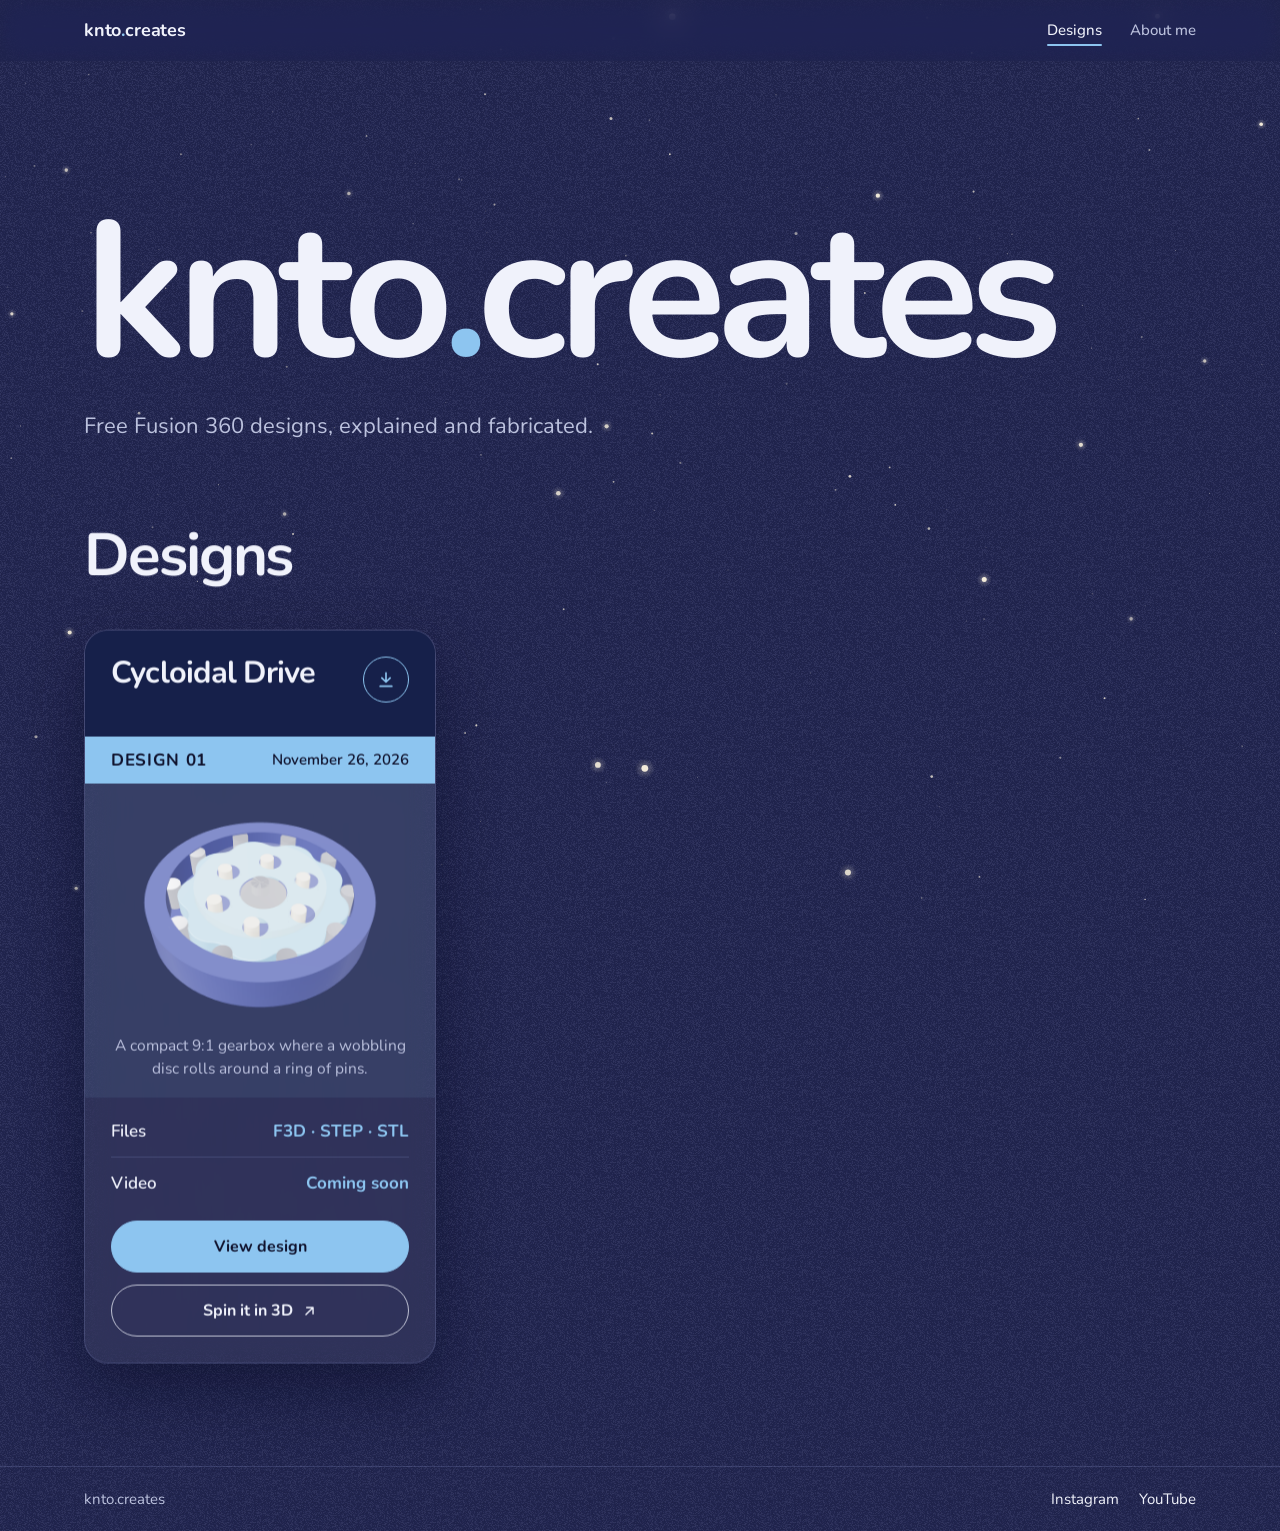
<file: index.html>
<!doctype html>
<html lang="en">
<head>
  <meta charset="utf-8" />
  <meta name="viewport" content="width=device-width, initial-scale=1" />
  <script>document.documentElement.classList.add("js")</script>
  <link rel="preconnect" href="https://fonts.googleapis.com" />
  <link rel="preconnect" href="https://fonts.gstatic.com" crossorigin />
  <link href="https://fonts.googleapis.com/css2?family=Nunito:wght@400;500;600;700&display=swap" rel="stylesheet" />
  <link rel="stylesheet" href="css/style.css?v=__V__" />
  <script type="importmap">
    { "imports": {
      "three": "./vendor/three/three.module.js",
      "three/addons/": "./vendor/three/addons/"
    } }
  </script>
  <title>knto.creates</title>
  <meta name="description" content="Free Fusion 360 designs, explained and fabricated with 3D printing and laser cutting." />
</head>
<body>
  <header class="nav">
    <div class="wrap">
      <a class="logo" href="index.html">knto<span class="dot">.</span>creates</a>
      <nav class="nav-links" aria-label="Main">
        <a href="index.html#designs" aria-current="page">Designs</a>
        <a href="about.html">About me</a>
      </nav>
    </div>
  </header>
  <main>
    <section class="hero wrap">
      <h1 class="big" data-fade><span class="line-mask"><span>knto<span class="dot">.</span>creates</span></span></h1>
      <div data-fade><p class="lede" data-enter style="--i:2">Free Fusion 360 designs, explained and fabricated.</p></div>
    </section>

    <section class="section wrap" id="designs">
      <h2 data-reveal data-float="0.05">Designs</h2>
      <div class="cards" id="cards"></div>
    </section>
  </main>
  <footer>
    <div class="wrap">
      <span>knto.creates</span>
      <span class="links"><a href="#" data-social="instagram">Instagram</a><a href="#" data-social="youtube">YouTube</a></span>
    </div>
  </footer>
  <script type="module" src="js/site.js?v=__V__"></script>
  <script type="module">
    import { DESIGNS } from "./js/designs.js?v=__V__";
    import { renderThumb } from "./js/viewer.js?v=__V__";
    import { reveal } from "./js/site.js?v=__V__";
    const list = document.getElementById("cards");
    const icon = {
      dl: '<svg viewBox="0 0 24 24" fill="none" stroke="currentColor" stroke-width="2" stroke-linecap="round" stroke-linejoin="round"><path d="M12 4v11M7 10l5 5 5-5M5 20h14"/></svg>',
      out: '<svg viewBox="0 0 24 24" fill="none" stroke="currentColor" stroke-width="2" stroke-linecap="round" stroke-linejoin="round"><path d="M7 17 17 7M8 7h9v9"/></svg>',
    };
    const fmt = (s) => s ? new Date(s + "T00:00:00").toLocaleDateString("en-US", { month: "long", day: "numeric", year: "numeric" }) : "";
    if (!DESIGNS.length) list.outerHTML = '<p class="lede">Designs coming soon.</p>';
    DESIGNS.forEach((d, n) => {
      const url = "design.html?id=" + encodeURIComponent(d.id);
      const files = (d.downloads || []).map((f) => f.label.replace(/ \(.*\)/, "").replace("Fusion 360", "F3D")).join(" · ") || "Coming soon";
      const firstFile = (d.downloads || []).find((f) => f.url);
      const video = [d.instagram && "Reel", d.youtube && "Short"].filter(Boolean).join(" · ") || "Coming soon";
      const card = document.createElement("article");
      card.className = "card"; card.dataset.reveal = ""; card.dataset.float = "0.04"; card.style.setProperty("--i", n % 4);
      card.innerHTML = `
        <header class="card-top">
          <h3><a href="${url}"></a></h3>
          <a class="card-dl" href="${firstFile ? firstFile.url : url}" ${firstFile ? "download" : ""} aria-label="Download">${icon.dl}</a>
        </header>
        <div class="card-band"><span>Design ${String(n + 1).padStart(2, "0")}</span><time datetime="${d.date || ""}">${fmt(d.date)}</time></div>
        <a class="card-preview" href="${url}" tabindex="-1" aria-hidden="true"><span class="thumb"></span></a>
        <p class="card-sum"></p>
        <dl class="card-rows">
          <div><dt>Files</dt><dd>${files}</dd></div>
          <div><dt>Video</dt><dd>${video}</dd></div>
        </dl>
        <div class="card-actions">
          <a class="pill solid" href="${url}">View design</a>
          ${d.instagram ? `<a class="pill" href="${d.instagram}" target="_blank" rel="noopener">Watch the reel ${icon.out}</a>` : `<a class="pill" href="${url}">Spin it in 3D ${icon.out}</a>`}
        </div>`;
      card.querySelector("h3 a").textContent = d.title;
      card.querySelector(".card-sum").textContent = d.summary;
      list.append(card);
      const img = new Image(); img.alt = ""; img.style.viewTransitionName = "design-" + d.id;
      card.querySelector(".thumb").append(img);
      (d.thumb ? Promise.resolve(d.thumb) : renderThumb(d)).then((src) => (img.src = src)).catch(() => {});
    });
    reveal(list);
  </script>
</body>
</html>
</file>
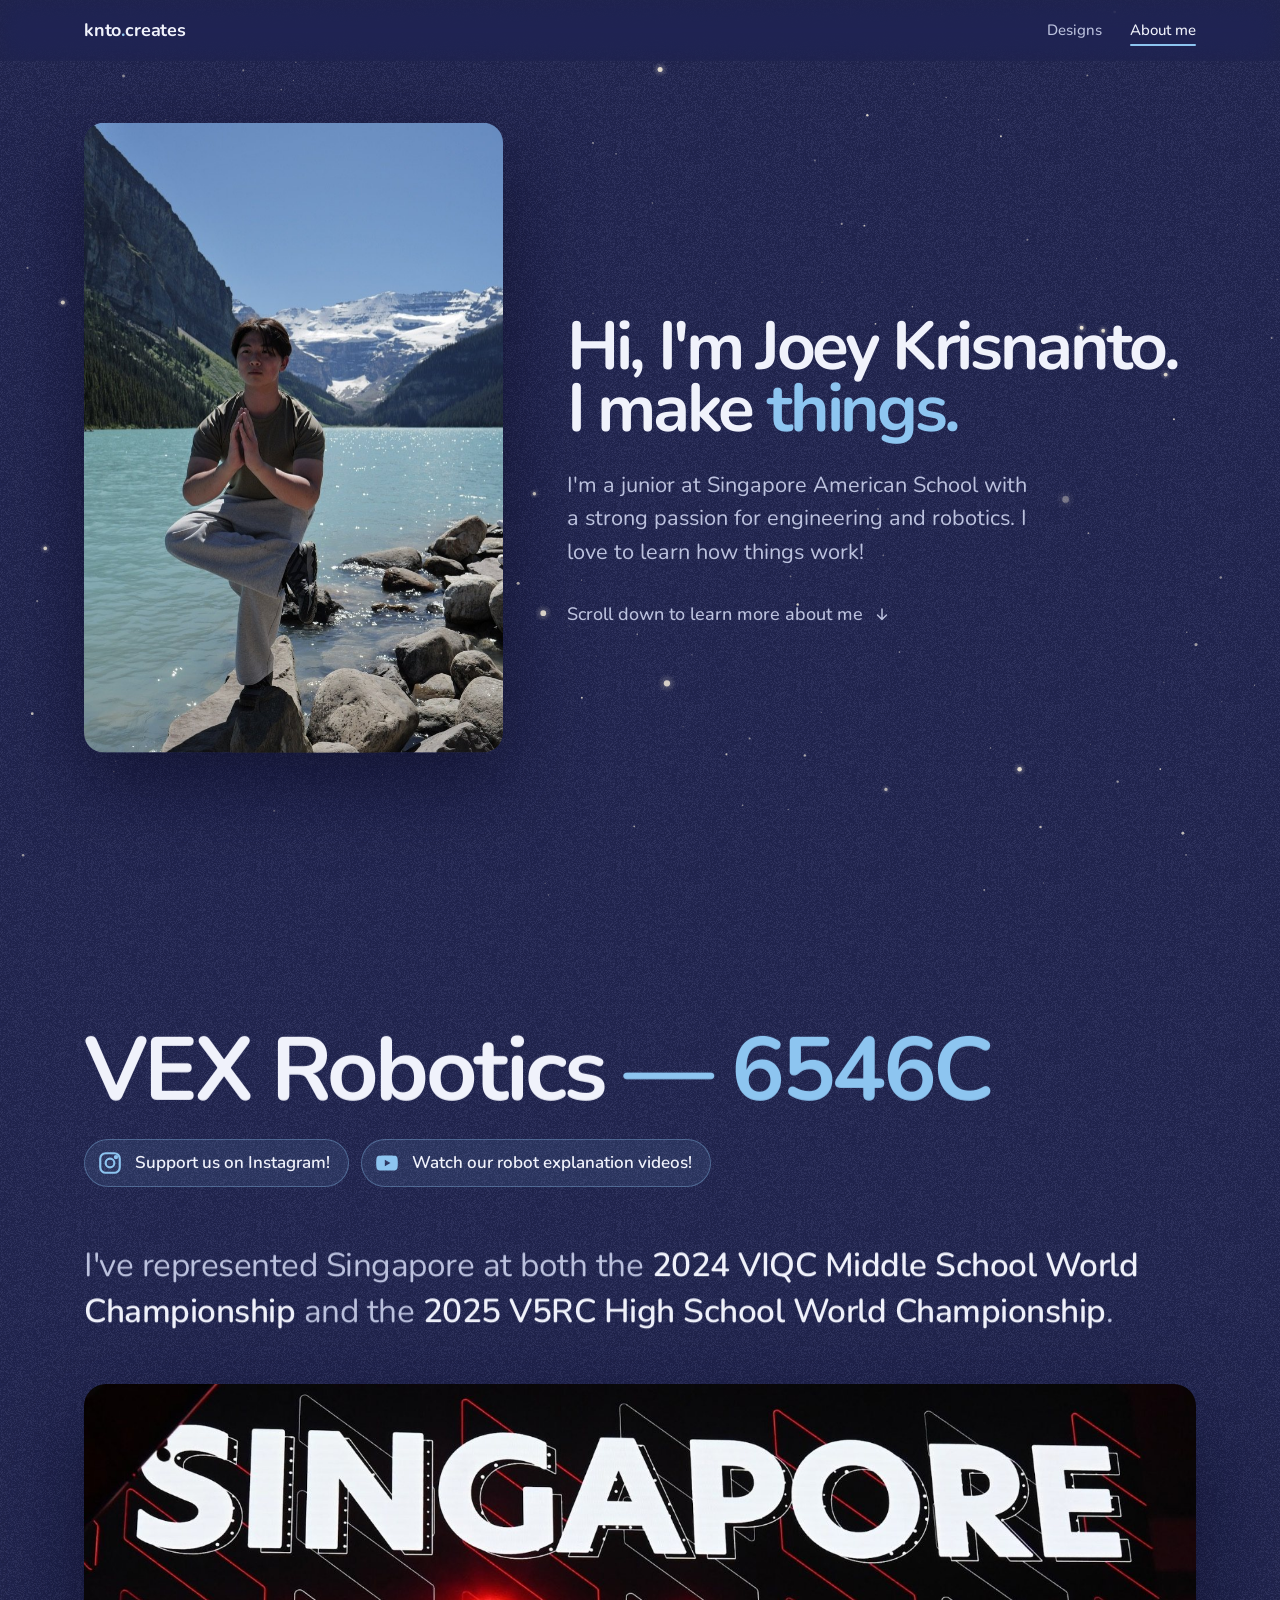
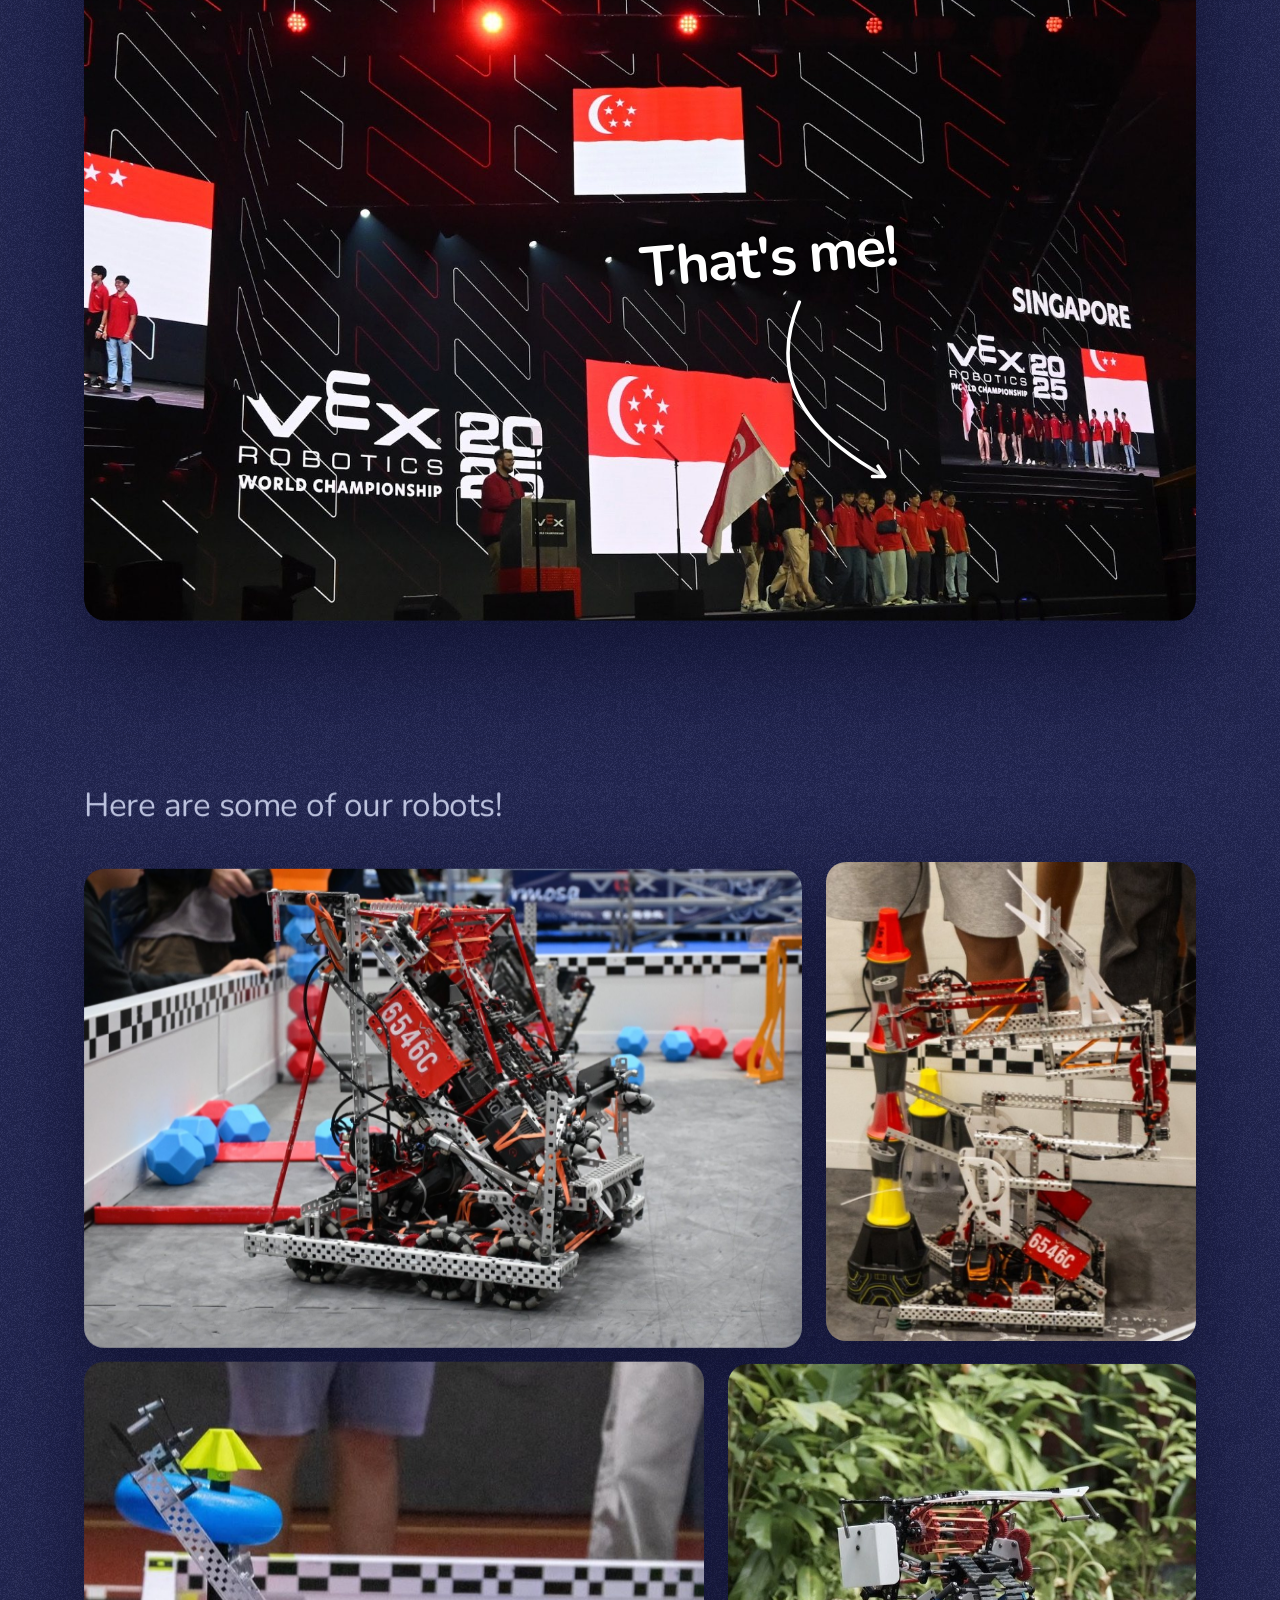
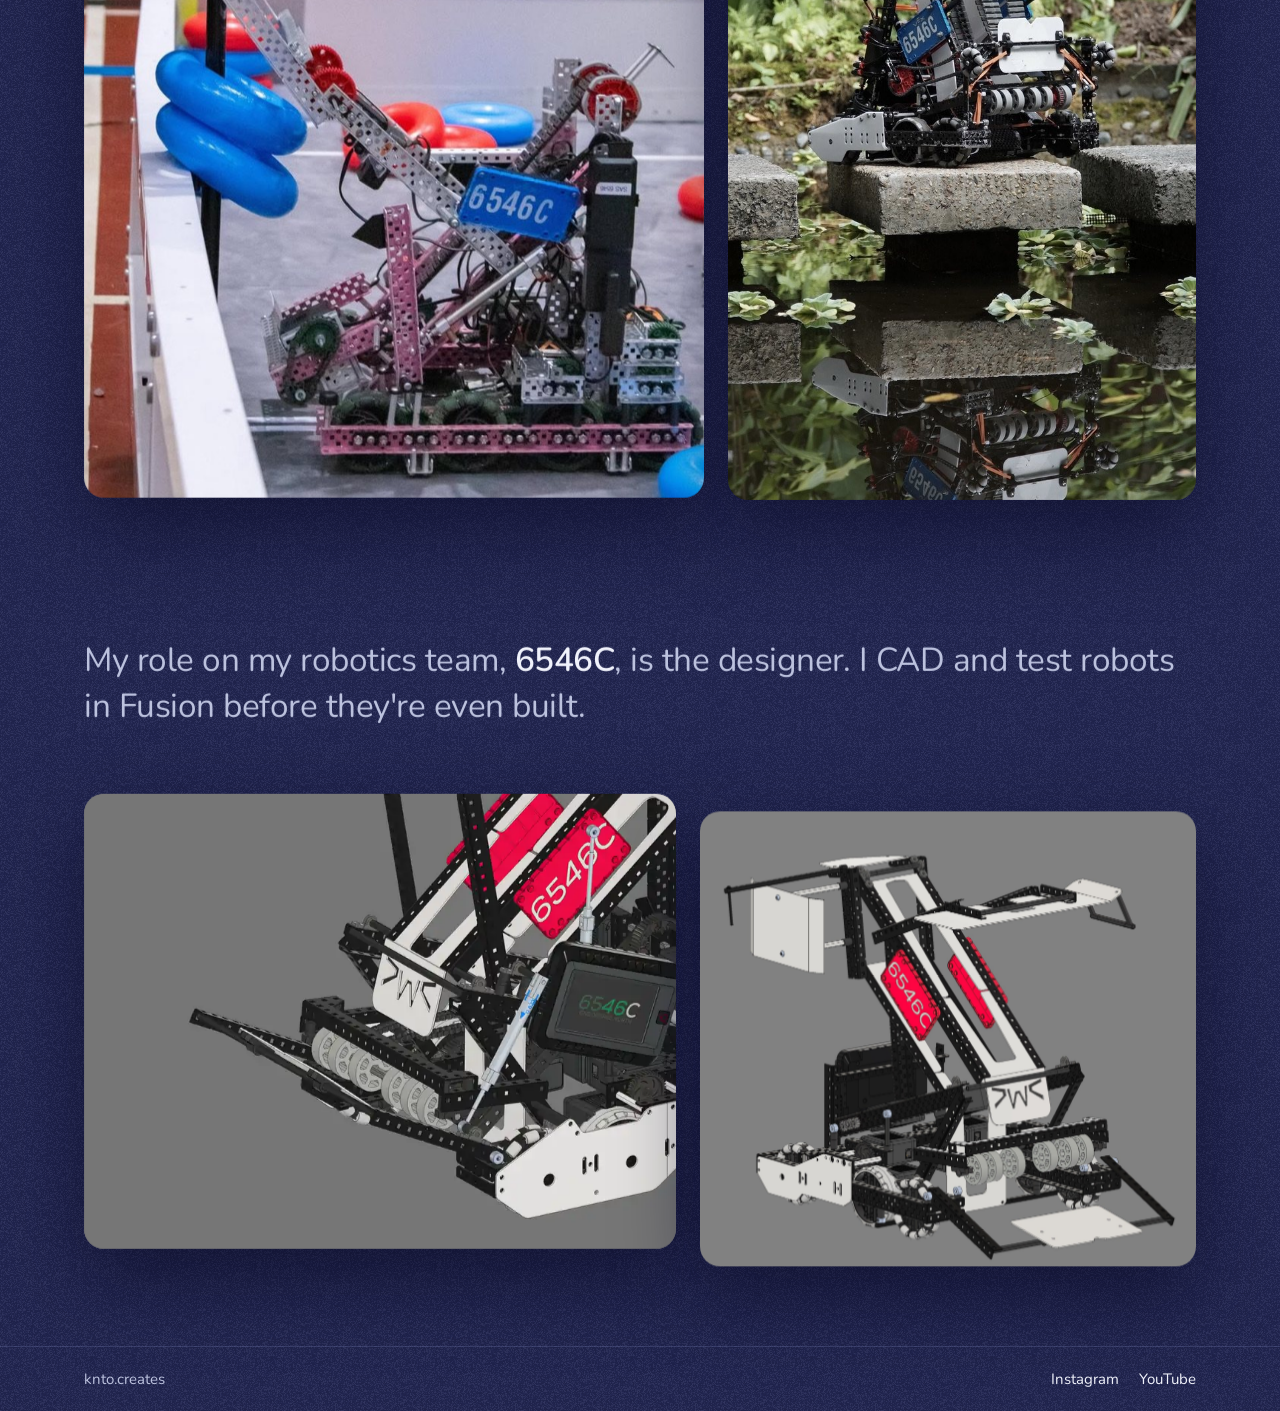
<file: about.html>
<!doctype html>
<html lang="en">
<head>
  <meta charset="utf-8" />
  <meta name="viewport" content="width=device-width, initial-scale=1" />
  <script>document.documentElement.classList.add("js")</script>
  <link rel="preconnect" href="https://fonts.googleapis.com" />
  <link rel="preconnect" href="https://fonts.gstatic.com" crossorigin />
  <link href="https://fonts.googleapis.com/css2?family=Nunito:wght@400;500;600;700&display=swap" rel="stylesheet" />
  <link rel="stylesheet" href="css/style.css?v=__V__" />
  <script type="importmap">
    { "imports": {
      "three": "./vendor/three/three.module.js",
      "three/addons/": "./vendor/three/addons/"
    } }
  </script>
  <title>About me | knto.creates</title>
  <meta name="description" content="Free Fusion 360 designs, explained and fabricated with 3D printing and laser cutting." />
</head>
<body>
  <header class="nav">
    <div class="wrap">
      <a class="logo" href="index.html">knto<span class="dot">.</span>creates</a>
      <nav class="nav-links" aria-label="Main">
        <a href="index.html#designs">Designs</a>
        <a href="about.html" aria-current="page">About me</a>
      </nav>
    </div>
  </header>
  <main>
    <section class="about-hero wrap">
      <figure class="me" data-float="0.06" data-fade>
        <img src="images/joey-lake.jpg" width="723" height="1086" alt="Joey balancing on one leg on a rock at a glacier lake" />
      </figure>
      <div class="about-hero-text" data-float="-0.08" data-fade>
        <h1 class="big">
          <span class="line-mask"><span style="--i:0">Hi, I'm Joey Krisnanto.</span></span>
          <span class="line-mask"><span style="--i:1">I make <span class="accent">things.</span></span></span>
        </h1>
        <p class="bio" data-enter style="--i:3">I'm a junior at Singapore American School with a strong passion for engineering and robotics. I love to learn how things work!</p>
        <a class="scroll-more" href="#vex" data-enter style="--i:4">
          Scroll down to learn more about me
          <svg width="18" height="18" viewBox="0 0 24 24" fill="none" stroke="currentColor" stroke-width="2" stroke-linecap="round" stroke-linejoin="round" aria-hidden="true"><path d="M12 5v14M6 13l6 6 6-6"/></svg>
        </a>
      </div>
    </section>

    <section class="vex wrap" id="vex">
      <h2 data-reveal data-float="0.04">VEX Robotics <span class="team">&mdash; 6546C</span></h2>
      <div class="socials-row">
      <a class="insta" href="https://www.instagram.com/65.46c/" target="_blank" rel="noopener" data-reveal>
        <svg viewBox="0 0 24 24" fill="none" stroke="currentColor" stroke-width="2" aria-hidden="true"><rect x="3" y="3" width="18" height="18" rx="5"/><circle cx="12" cy="12" r="4"/><circle cx="17.5" cy="6.5" r="1" fill="currentColor"/></svg>
        Support us on Instagram!
      </a>
      <a class="insta" href="https://youtube.com/@65.46c" target="_blank" rel="noopener" data-reveal style="--i:1">
        <svg viewBox="0 0 24 24" fill="currentColor" aria-hidden="true"><path d="M21.6 7.2a2.5 2.5 0 0 0-1.8-1.8C18.2 5 12 5 12 5s-6.2 0-7.8.4A2.5 2.5 0 0 0 2.4 7.2 26 26 0 0 0 2 12a26 26 0 0 0 .4 4.8 2.5 2.5 0 0 0 1.8 1.8C5.8 19 12 19 12 19s6.2 0 7.8-.4a2.5 2.5 0 0 0 1.8-1.8A26 26 0 0 0 22 12a26 26 0 0 0-.4-4.8ZM10 15V9l5.2 3z"/></svg>
        Watch our robot explanation videos!
      </a>
      </div>

      <p class="story first" data-reveal data-float="0.05">I've represented Singapore at both the <strong>2024 VIQC Middle School World Championship</strong> and the <strong>2025 V5RC High School World Championship</strong>.</p>

      <figure class="vex-photo" id="vex-photo">
        <img src="images/vex-worlds-2025.jpg" width="1642" height="1236" loading="lazy" alt="Team Singapore walking on stage at the VEX Robotics World Championship 2025" />
        <p class="thats-me" id="thats-me" style="--x:50%; --y:52%">That's me!</p>
        <svg class="pointer" id="pointer" aria-hidden="true"><path id="pointer-path" /><path id="pointer-head" /></svg>
      </figure>

      <p class="story" data-reveal data-float="0.05">Here are some of our robots!</p>

      <div class="pair" style="--a:1.5; --b:0.773">
        <figure data-reveal data-float="0.04"><img src="images/robot-6546c-formosa.jpg" width="1500" height="1000" loading="lazy" alt="Red-plated 6546C robot on the field" /></figure>
        <figure data-reveal data-float="0.04" style="--i:1"><img src="images/robot-red-field.jpg" width="765" height="990" loading="lazy" alt="Red-plated 6546C robot stacking cones during a match" /></figure>
      </div>
      <div class="pair" style="--a:0.844; --b:0.636">
        <figure data-reveal data-float="0.04"><img src="images/robot-blue-rings.jpg" width="814" height="964" loading="lazy" alt="Blue-plated 6546C robot scoring rings on a stake" /></figure>
        <figure data-reveal data-float="0.04" style="--i:1"><img src="images/robot-blue-pond.jpg" width="707" height="1112" loading="lazy" alt="Blue-plated 6546C robot on a stepping stone over a pond" /></figure>
      </div>

      <p class="story" data-reveal data-float="0.05">My role on my robotics team, <strong>6546C</strong>, is the designer. I CAD and test robots in Fusion before they're even built.</p>

      <div class="cad-grid">
        <figure class="cad-video" data-reveal data-float="0.04">
          <video id="cad-video" src="media/robot-slider.mp4" poster="media/robot-slider-poster.jpg" width="1280" height="986" muted loop autoplay playsinline preload="auto" aria-label="Fusion 360 motion study of the robot's pneumatic slider folding out the front flap"></video>
        </figure>
        <figure class="cad-still" data-reveal data-float="0.09" style="--i:1">
          <img src="images/robot-6546c.jpg" width="2000" height="1833" loading="lazy" alt="Fusion 360 render of team 6546C's VEX robot" />
        </figure>
      </div>

    </section>
  </main>
  <footer>
    <div class="wrap">
      <span>knto.creates</span>
      <span class="links"><a href="#" data-social="instagram">Instagram</a><a href="#" data-social="youtube">YouTube</a></span>
    </div>
  </footer>
  <script type="module" src="js/site.js?v=__V__"></script>
  <script>
    // Animated arrow from "That's me!" to Joey, both drawn on top of the photo
    const photo = document.getElementById("vex-photo"), label = document.getElementById("thats-me");
    const svg = document.getElementById("pointer"), path = document.getElementById("pointer-path"), head = document.getElementById("pointer-head");
    function drawArrow() {
      const W = photo.clientWidth, H = photo.clientHeight;
      svg.setAttribute("viewBox", `0 0 ${W} ${H}`);
      const tx = W * 0.724, ty = H * 0.845, r = Math.max(8, W * 0.008);
      const sx = label.offsetLeft + label.offsetWidth * 0.62, sy = label.offsetTop + label.offsetHeight + 6;
      const ex = tx - r * 0.5, ey = ty - r - 6;
      const cx = sx - W * 0.04, cy = (sy + ey) / 2 + H * 0.02;
      path.setAttribute("d", `M${sx} ${sy} Q${cx} ${cy} ${ex} ${ey}`);
      const ang = Math.atan2(ey - cy, ex - cx), s = Math.max(10, W * 0.011);
      head.setAttribute("d", `M${ex - s * Math.cos(ang - 0.5)} ${ey - s * Math.sin(ang - 0.5)} L${ex} ${ey} L${ex - s * Math.cos(ang + 0.5)} ${ey - s * Math.sin(ang + 0.5)}`);
      path.style.setProperty("--len", Math.ceil(path.getTotalLength()) + 2); head.style.setProperty("--len", 40);
    }
    const img = photo.querySelector("img");
    (img.complete ? Promise.resolve() : new Promise((r) => (img.onload = r))).then(drawArrow);
    document.fonts.ready.then(drawArrow);
    addEventListener("resize", drawArrow);
    new IntersectionObserver(([e], o) => { if (e.isIntersecting) { drawArrow(); photo.classList.add("play"); o.disconnect(); } }, { threshold: 0.5 }).observe(photo);

    // Fusion recording: loops forever, paused only while off screen to save battery
    const vid = document.getElementById("cad-video");
    vid.muted = true; vid.defaultMuted = true;
    vid.addEventListener("loadedmetadata", () => (vid.playbackRate = 0.75));
    // Some browsers (iPhone Low Power Mode, Firefox/Safari autoplay blocking) refuse to
    // autoplay video. If that happens, swap in an animated image, which always plays.
    let swapped = false;
    const toImage = () => {
      if (swapped) return; swapped = true;
      const img = new Image();
      img.src = "media/robot-slider.webp?v=__V__";
      img.alt = vid.getAttribute("aria-label");
      img.width = 1280; img.height = 986;
      img.style.cssText = "display:block;width:100%;height:auto";
      vid.replaceWith(img);
    };
    const tryPlay = () => {
      if (swapped) return;
      vid.playbackRate = 0.75;
      const p = vid.play();
      if (p) p.catch(toImage);
    };
    vid.addEventListener("error", toImage);
    new IntersectionObserver(([e]) => { if (e.isIntersecting) tryPlay(); else if (!swapped) vid.pause(); }).observe(vid);
    // Belt and braces: if it is on screen but still not moving after 2s, swap.
    setInterval(() => {
      if (swapped) return;
      const r = vid.getBoundingClientRect();
      const onScreen = r.top < innerHeight && r.bottom > 0;
      if (onScreen && document.visibilityState === "visible") {
        const t = vid.currentTime;
        setTimeout(() => { if (!swapped && vid.currentTime === t && vid.readyState >= 2) toImage(); }, 1500);
      }
    }, 2500);
  </script>
</body>
</html>
</file>
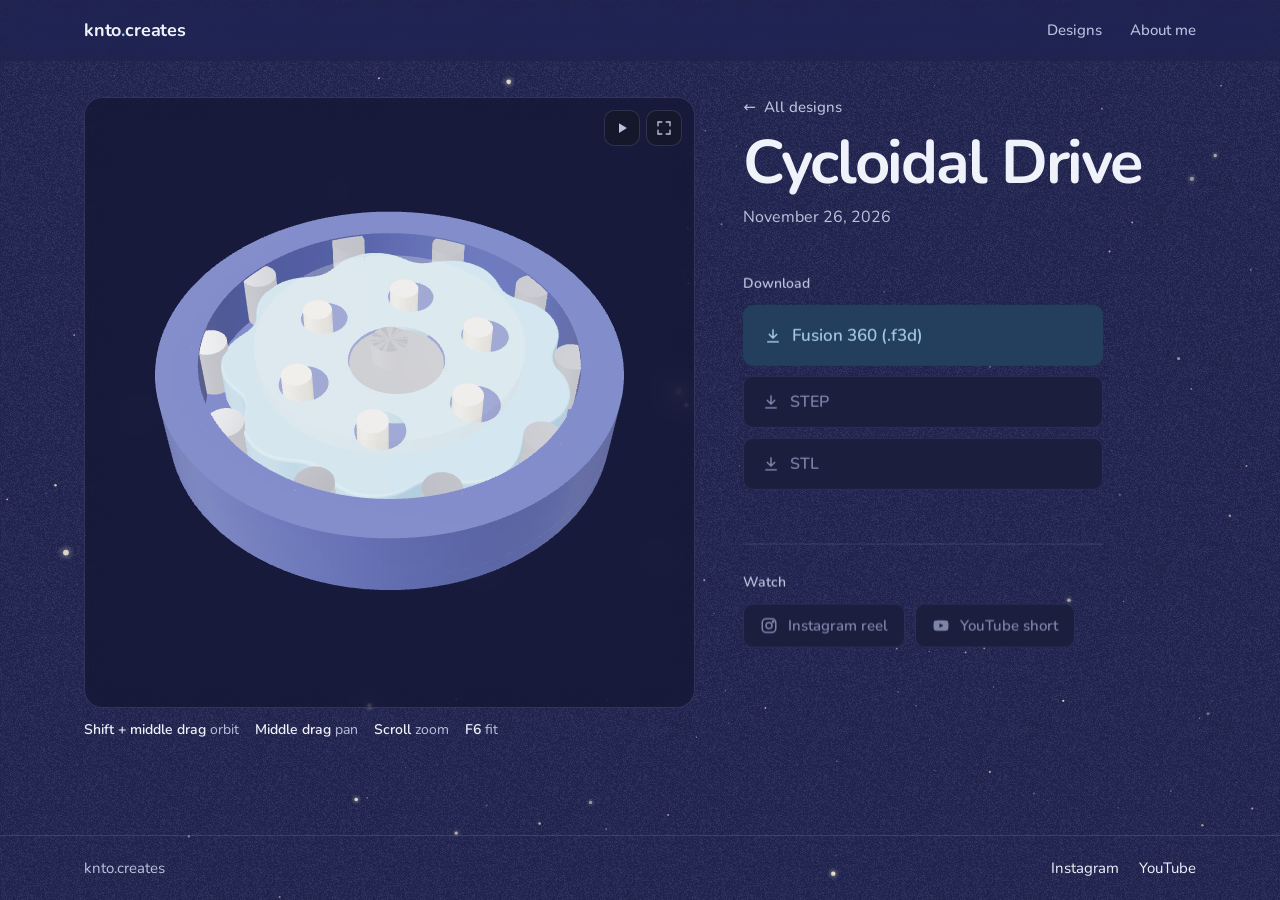
<file: design.html>
<!doctype html>
<html lang="en">
<head>
  <meta charset="utf-8" />
  <meta name="viewport" content="width=device-width, initial-scale=1" />
  <script>document.documentElement.classList.add("js")</script>
  <link rel="preconnect" href="https://fonts.googleapis.com" />
  <link rel="preconnect" href="https://fonts.gstatic.com" crossorigin />
  <link href="https://fonts.googleapis.com/css2?family=Nunito:wght@400;500;600;700&display=swap" rel="stylesheet" />
  <link rel="stylesheet" href="css/style.css?v=__V__" />
  <script type="importmap">
    { "imports": {
      "three": "./vendor/three/three.module.js",
      "three/addons/": "./vendor/three/addons/"
    } }
  </script>
  <title>Design | knto.creates</title>
  <meta name="description" content="Free Fusion 360 designs, explained and fabricated with 3D printing and laser cutting." />
</head>
<body>
  <header class="nav">
    <div class="wrap">
      <a class="logo" href="index.html">knto<span class="dot">.</span>creates</a>
      <nav class="nav-links" aria-label="Main">
        <a href="index.html#designs">Designs</a>
        <a href="about.html">About me</a>
      </nav>
    </div>
  </header>
  <main class="wrap">
    <div class="detail">
      <div class="viewer-wrap" data-enter style="--i:0">
        <div class="viewer" id="viewer">
          <div class="tools">
            <button class="icon-btn" id="play" title="Play / pause animation" hidden>
              <svg viewBox="0 0 24 24" fill="currentColor" aria-hidden="true"><path d="M8 5.5v13l10.5-6.5z"/></svg>
            </button>
            <button class="icon-btn" id="fit" title="Fit to view (F6)">
              <svg viewBox="0 0 24 24" fill="none" stroke="currentColor" stroke-width="1.8" stroke-linecap="round" aria-hidden="true"><path d="M4 9V4h5M20 9V4h-5M4 15v5h5M20 15v5h-5"/></svg>
            </button>
          </div>
        </div>
        <div class="viewer-bar" id="viewer-bar">
          <span><kbd>Shift + middle drag</kbd> orbit</span>
          <span><kbd>Middle drag</kbd> pan</span>
          <span><kbd>Scroll</kbd> zoom</span>
          <span><kbd>F6</kbd> fit</span>
          <span class="touch"><kbd>Drag</kbd> rotate · <kbd>Pinch</kbd> zoom</span>
        </div>
      </div>
      <article class="info" id="info">
        <a class="crumb" href="index.html#designs"><span>&larr;</span> All designs</a>
      </article>
    </div>
  </main>
  <footer>
    <div class="wrap">
      <span>knto.creates</span>
      <span class="links"><a href="#" data-social="instagram">Instagram</a><a href="#" data-social="youtube">YouTube</a></span>
    </div>
  </footer>
  <script type="module" src="js/site.js?v=__V__"></script>
  <script type="module">
    import { DESIGNS } from "./js/designs.js?v=__V__";
    import { mountViewer } from "./js/viewer.js?v=__V__";
    const id = new URLSearchParams(location.search).get("id");
    const i = Math.max(0, DESIGNS.findIndex((x) => x.id === id));
    const d = DESIGNS[i];
    const info = document.getElementById("info");
    if (!d) { info.insertAdjacentHTML("beforeend", "<h1>Design not found</h1>"); throw 0; }
    document.title = d.title + " | knto.creates";
    const box = document.getElementById("viewer");
    box.style.viewTransitionName = "design-" + d.id;

    const icon = {
      dl: '<svg viewBox="0 0 24 24" fill="none" stroke="currentColor" stroke-width="2" stroke-linecap="round" stroke-linejoin="round"><path d="M12 4v11M7 10l5 5 5-5M5 20h14"/></svg>',
      ig: '<svg viewBox="0 0 24 24" fill="none" stroke="currentColor" stroke-width="2"><rect x="3" y="3" width="18" height="18" rx="5"/><circle cx="12" cy="12" r="4"/><circle cx="17.5" cy="6.5" r="1" fill="currentColor"/></svg>',
      yt: '<svg viewBox="0 0 24 24" fill="currentColor"><path d="M21.6 7.2a2.5 2.5 0 0 0-1.8-1.8C18.2 5 12 5 12 5s-6.2 0-7.8.4A2.5 2.5 0 0 0 2.4 7.2 26 26 0 0 0 2 12a26 26 0 0 0 .4 4.8 2.5 2.5 0 0 0 1.8 1.8C5.8 19 12 19 12 19s6.2 0 7.8-.4a2.5 2.5 0 0 0 1.8-1.8A26 26 0 0 0 22 12a26 26 0 0 0-.4-4.8ZM10 15V9l5.2 3z"/></svg>',
    };
    const btn = (href, label, ic, cls = "") =>
      '<a class="btn ' + cls + '" ' + (href ? 'href="' + href + '" target="_blank" rel="noopener" download' : 'aria-disabled="true"') + ">" + ic + "<span>" + label + "</span></a>";
    const date = d.date ? new Date(d.date + "T00:00:00").toLocaleDateString("en-US", { year: "numeric", month: "long", day: "numeric" }) : "";
    const files = d.downloads || [];

    info.insertAdjacentHTML("beforeend",
      '<div data-float="0.03"><h1 data-enter style="--i:1">' + d.title + "</h1>" +
      (date ? '<time class="date" datetime="' + d.date + '" data-enter style="--i:2">' + date + "</time>" : "") + "</div>" +
      '<div class="downloads" data-enter data-float="0.04" style="--i:3"><span class="label">Download</span>' +
        (files.length ? files.map((f, n) => btn(f.url, f.label, icon.dl, n === 0 ? "primary" : "")).join("") : '<span class="soon">Files coming soon</span>') +
      "</div>" +
      '<div class="watch" data-enter data-float="0.08" style="--i:4"><span class="label">Watch</span><div class="actions">' +
        btn(d.instagram, "Instagram reel", icon.ig) + btn(d.youtube, "YouTube short", icon.yt) +
      "</div></div>"
    );
    import("./js/site.js?v=__V__").then((m) => m.reveal(info));

    if (d.fusionEmbed) {
      box.querySelector(".tools").remove(); document.getElementById("viewer-bar").remove();
      box.insertAdjacentHTML("afterbegin", '<iframe src="' + d.fusionEmbed + '" allowfullscreen title="' + d.title + ' in Autodesk viewer"></iframe>');
    } else {
      const v = await mountViewer(box, d);
      document.getElementById("fit").onclick = v.fit;
      if (v.canAnimate) {
        const p = document.getElementById("play"); p.hidden = false;
        const play = p.innerHTML, pause = '<svg viewBox="0 0 24 24" fill="currentColor" aria-hidden="true"><rect x="6.5" y="5" width="4" height="14" rx="1"/><rect x="13.5" y="5" width="4" height="14" rx="1"/></svg>';
        p.onclick = () => { p.innerHTML = v.toggle() ? pause : play; };
      }
    }
  </script>
</body>
</html>
</file>
<file: css/style.css>
/* ---- Colors: gym + macOS browser palette, saturated ---- */
:root {
  --bg: #222650;
  --surface: rgba(17, 19, 46, 0.62);
  --surface-solid: #15173a;
  --surface-raised: #262f4f;
  --text: #f0f2fb;
  --muted: #bcc2de;
  --line: rgba(180, 190, 255, 0.16);
  --accent: #8dc5f0;
  --accent-hover: #a9d4f5;
  --sky: #b9ddf8;
  --rose: #e04b70;
  --wine: #5c2440;
  --ease-out: cubic-bezier(0.23, 1, 0.32, 1);
  --gutter: clamp(16px, 5vw, 64px);
  --max: 1240px;
  color-scheme: dark;
  font-family: 'Avenir Next', Avenir, 'Nunito', system-ui, sans-serif;
  color: var(--text);
}

@view-transition { navigation: auto; }
::view-transition-old(root), ::view-transition-new(root) { animation-duration: 260ms; animation-timing-function: var(--ease-out); }
::view-transition-group(*) { animation-duration: 520ms; animation-timing-function: var(--ease-out); }

* { box-sizing: border-box; }
html { scroll-behavior: smooth; }
html { background: var(--bg) var(--grain, none) repeat; }
body { margin: 0; min-height: 100vh; display: flex; flex-direction: column; background: transparent; -webkit-font-smoothing: antialiased; }
.sky { position: fixed; inset: 0; width: 100vw; height: 100vh; z-index: 0; pointer-events: none; }
[data-float] { will-change: translate; }
main { flex: 1; position: relative; z-index: 1; }
footer { position: relative; z-index: 1; }
a { color: inherit; }
img { display: block; max-width: 100%; }
button { font: inherit; cursor: pointer; }
::selection { background: var(--wine); color: var(--text); }
:focus-visible { outline: 2px solid var(--sky); outline-offset: 3px; }
.wrap { width: 100%; max-width: var(--max); margin: 0 auto; padding-left: var(--gutter); padding-right: var(--gutter); }
.dot { color: var(--accent); }

/* ---- Nav ---- */
.nav { position: sticky; top: 0; z-index: 20; background: rgba(30, 33, 72, 0.55); backdrop-filter: blur(14px) saturate(140%); -webkit-backdrop-filter: blur(14px) saturate(140%); border-bottom: 1px solid transparent; transition: border-color 200ms ease; }
.nav.scrolled { border-bottom-color: var(--line); }
.nav .wrap { display: flex; align-items: center; justify-content: space-between; height: 60px; }
.logo { font-weight: 700; font-size: 18px; text-decoration: none; letter-spacing: -0.01em; }
.nav-links { display: flex; gap: 28px; }
.nav-links a { position: relative; text-decoration: none; color: var(--muted); font-weight: 500; font-size: 15px; padding: 6px 0; transition: color 160ms ease; }
.nav-links a::after { content: ""; position: absolute; left: 0; right: 0; bottom: 0; height: 2px; border-radius: 2px; background: var(--accent); transform: scaleX(0); transform-origin: right; transition: transform 280ms var(--ease-out); }
.nav-links a:hover { color: var(--text); }
.nav-links a:hover::after, .nav-links a[aria-current="page"]::after { transform: scaleX(1); transform-origin: left; }
.nav-links a[aria-current="page"] { color: var(--text); }

/* ---- Motion ---- */
.line-mask { display: block; clip-path: inset(-0.2em -1em -0.14em -1em); }
.line-mask > span { display: inline-block; transform: translateY(110%); animation: rise 900ms var(--ease-out) forwards; animation-delay: calc(var(--i, 0) * 110ms + 100ms); }
@keyframes rise { to { transform: none; } }
[data-enter] { opacity: 0; transform: translateY(10px); animation: enter 700ms var(--ease-out) forwards; animation-delay: calc(var(--i, 0) * 90ms + 300ms); }
@keyframes enter { to { opacity: 1; transform: none; } }
.js [data-reveal] { opacity: 0; transform: translateY(18px); transition: opacity 700ms var(--ease-out), transform 700ms var(--ease-out); transition-delay: calc(var(--i, 0) * 70ms); }
.js [data-reveal].in { opacity: 1; transform: none; }

/* ---- Home hero ---- */
.hero { display: flex; flex-direction: column; justify-content: center; padding-top: clamp(72px, 16vh, 180px); padding-bottom: clamp(48px, 9vh, 96px); }
.big { white-space: nowrap; font-size: clamp(56px, 15vw, 220px); line-height: 0.92; letter-spacing: -0.05em; font-weight: 700; margin: 0; }
.hero .lede { font-size: clamp(18px, 1.8vw, 22px); color: var(--muted); margin: 28px 0 0; line-height: 1.5; max-width: 40ch; }

/* ---- Designs list ---- */
.section { padding-bottom: 120px; }
.section h2 { font-size: clamp(36px, 5vw, 60px); letter-spacing: -0.035em; margin: 0 0 28px; line-height: 1; }
.index { list-style: none; margin: 0; padding: 0; }
.row { border-bottom: 1px solid var(--line); }
.row a { display: grid; grid-template-columns: 168px minmax(0, 1fr) 28px; align-items: center; gap: 28px; padding: 20px 0; text-decoration: none; position: relative; }
.row a::before { content: ""; position: absolute; inset: 0 calc(var(--gutter) * -0.5); background: var(--surface); backdrop-filter: blur(10px); -webkit-backdrop-filter: blur(10px); border-radius: 14px; opacity: 0; transition: opacity 240ms ease; z-index: -1; }
.row .thumb { aspect-ratio: 4 / 3; background: var(--surface); overflow: hidden; border-radius: 10px; }
.row .thumb img { width: 100%; height: 100%; object-fit: cover; transition: transform 600ms var(--ease-out); }
.row h3 { margin: 0; font-size: clamp(22px, 2.6vw, 32px); letter-spacing: -0.02em; font-weight: 600; transition: color 200ms ease; }
.row p { margin: 6px 0 0; color: var(--muted); font-size: 16px; line-height: 1.45; max-width: 52ch; }
.row .arrow { color: var(--muted); transition: transform 300ms var(--ease-out), color 200ms ease; }
@media (hover: hover) and (pointer: fine) {
  .row a:hover::before { opacity: 1; }
  .row a:hover h3 { color: var(--sky); }
  .row a:hover .thumb img { transform: scale(1.06); }
  .row a:hover .arrow { transform: translateX(6px); color: var(--text); }
}

/* ---- Buttons ---- */
.btn { display: inline-flex; align-items: center; gap: 10px; text-decoration: none; padding: 11px 16px; border-radius: 10px; font-weight: 600; font-size: 15px; background: var(--surface-raised); border: 1px solid #34406a; color: var(--text); transition: transform 160ms var(--ease-out), background-color 160ms ease, border-color 160ms ease; }
.btn:hover { background: #2f3a60; border-color: #46548a; }
.btn:active { transform: scale(0.97); }
.btn.primary { background: var(--accent); border-color: var(--accent); color: #10132e; }
.btn.primary:hover { background: var(--accent-hover); border-color: var(--accent-hover); }
.btn[aria-disabled="true"] { pointer-events: none; color: #7d84a8; background: #1b1e3d; border-color: #2a2f55; }
.btn.primary[aria-disabled="true"] { background: #243f5e; border-color: #243f5e; color: #a3c8e6; }
.btn svg { width: 18px; height: 18px; flex: none; }

/* ---- Design detail ---- */
.detail { display: grid; grid-template-columns: minmax(0, 1.35fr) minmax(0, 1fr); gap: 48px; padding-top: 36px; padding-bottom: 96px; align-items: start; }
.viewer-wrap { position: sticky; top: 84px; }
.viewer { aspect-ratio: 1 / 1; max-height: calc(100vh - 140px); width: 100%; background: var(--surface); backdrop-filter: blur(14px); -webkit-backdrop-filter: blur(14px); border: 1px solid var(--line); border-radius: 18px; overflow: hidden; position: relative; }
.viewer canvas, .viewer iframe { display: block; width: 100%; height: 100%; border: 0; touch-action: none; }
.viewer-bar { display: flex; flex-wrap: wrap; gap: 4px 16px; margin-top: 12px; font-size: 14px; color: var(--muted); }
.viewer-bar kbd { font-family: inherit; font-weight: 600; color: var(--text); }
.viewer-bar .touch { display: none; }
@media (pointer: coarse) { .viewer-bar > span { display: none; } .viewer-bar > .touch { display: inline; } }
.viewer .tools { position: absolute; top: 12px; right: 12px; display: flex; gap: 6px; z-index: 3; }
.icon-btn { width: 36px; height: 36px; display: grid; place-items: center; border-radius: 10px; background: rgba(22, 24, 41, 0.85); border: 1px solid var(--line); color: var(--muted); transition: color 160ms ease, transform 160ms var(--ease-out); }
.icon-btn:hover { color: var(--text); }
.icon-btn:active { transform: scale(0.94); }
.icon-btn svg { width: 18px; height: 18px; }
.info .crumb { color: var(--muted); font-size: 15px; font-weight: 500; text-decoration: none; display: inline-flex; gap: 8px; transition: color 160ms ease; }
.info .crumb:hover { color: var(--text); }
.info .crumb span { transition: transform 240ms var(--ease-out); }
.info .crumb:hover span { transform: translateX(-4px); }
.info { display: flex; flex-direction: column; }
.info h1 { font-size: clamp(40px, 4.8vw, 68px); letter-spacing: -0.035em; line-height: 1; margin: 24px 0 12px; }
.info .date { display: block; color: var(--muted); font-size: 16px; }
.info .label { display: block; font-size: 14px; font-weight: 600; color: var(--muted); margin-bottom: 12px; }
.downloads { display: flex; flex-direction: column; align-items: stretch; gap: 10px; margin-top: 40px; max-width: 360px; }
.downloads .label { margin-bottom: 2px; }
.downloads .btn { justify-content: flex-start; padding: 14px 18px; font-size: 16px; }
.downloads .btn.primary { padding: 18px 20px; font-size: 17px; }
.downloads .soon { color: var(--muted); }
.info .lede { font-size: 19px; color: var(--muted); line-height: 1.5; margin: 0 0 24px; }
.specs { display: grid; grid-template-columns: repeat(2, 1fr); gap: 1px; background: var(--line); border-radius: 12px; overflow: hidden; margin: 28px 0 8px; }
.specs div { background: var(--surface); padding: 12px 14px; }
.specs dt { font-size: 13px; color: var(--muted); }
.specs dd { margin: 2px 0 0; font-weight: 600; }
.prose { line-height: 1.7; font-size: 17px; }
.prose h2 { font-size: 22px; letter-spacing: -0.01em; margin: 40px 0 10px; }
.prose p { margin: 0 0 14px; color: #e2e5f3; }
.prose ul { padding: 0; margin: 0 0 14px; list-style: none; }
.prose li { margin-bottom: 8px; padding-left: 20px; position: relative; color: #e2e5f3; }
.prose li::before { content: ""; position: absolute; left: 2px; top: 0.7em; width: 7px; height: 7px; border-radius: 2px; background: var(--accent); }
.prose em { color: var(--muted); }
.actions { display: flex; flex-wrap: wrap; gap: 10px; }
.watch { margin-top: 40px; padding-top: 28px; border-top: 1px solid var(--line); max-width: 360px; }

/* ---- About: intro slides away on scroll ---- */
.intro-track { height: 150svh; }
.intro { position: sticky; top: 60px; height: calc(100svh - 60px); display: flex; align-items: center; overflow: hidden; }
.intro .big { font-size: clamp(48px, 10.5vw, 160px); will-change: transform, opacity; }
.intro .big .accent { color: var(--accent); }
.about-body { position: relative; margin-top: -72svh; padding-top: 40px; padding-bottom: 120px; }
.about { display: grid; grid-template-columns: minmax(0, 0.85fr) minmax(0, 1.15fr); gap: 56px; align-items: start; }
.about-body h2 { font-size: clamp(40px, 6vw, 76px); letter-spacing: -0.04em; line-height: 1; margin: 0 0 40px; }
.photo-slot { aspect-ratio: 4 / 5; border: 1px dashed rgba(180, 190, 255, 0.3); border-radius: 18px; background: var(--surface); backdrop-filter: blur(14px); -webkit-backdrop-filter: blur(14px); display: grid; place-items: center; overflow: hidden; color: var(--muted); }
.photo-slot img { width: 100%; height: 100%; object-fit: cover; }
.textbox { background: var(--surface); backdrop-filter: blur(14px); -webkit-backdrop-filter: blur(14px); border: 1px solid var(--line); border-radius: 18px; padding: clamp(24px, 4vw, 52px); }
.textbox ul { list-style: none; padding: 0; margin: 0; }
.textbox li { display: grid; grid-template-columns: 22px 1fr; gap: 10px; padding: 18px 0; border-bottom: 1px solid var(--line); font-size: clamp(18px, 1.7vw, 21px); line-height: 1.45; }
.textbox li:first-child { padding-top: 0; }
.textbox li::before { content: ""; width: 10px; height: 10px; border-radius: 3px; margin-top: 0.55em; background: var(--accent); }
.textbox li:nth-child(2)::before { background: var(--sky); }
.textbox li:nth-child(3)::before { background: var(--rose); }
.socials { display: flex; flex-wrap: wrap; gap: 10px; margin-top: 32px; }

/* ---- Footer ---- */
footer { border-top: 1px solid var(--line); color: var(--muted); font-size: 15px; }
footer .wrap { display: flex; justify-content: space-between; gap: 16px; padding-top: 22px; padding-bottom: 22px; flex-wrap: wrap; }
footer a { text-decoration: none; color: var(--text); transition: color 160ms ease; }
footer a:hover { color: var(--sky); }
footer .links { display: flex; gap: 20px; }

@media (max-width: 900px) {
  .detail, .about { grid-template-columns: 1fr; gap: 32px; }
  .viewer-wrap { position: relative; top: 0; }
  .photo-slot { max-width: 420px; }
  .row a { grid-template-columns: 112px minmax(0, 1fr) 20px; gap: 16px; }
  .row p { font-size: 15px; }
}
@media (prefers-reduced-motion: reduce) {
  *, *::before, *::after { animation-duration: 1ms !important; animation-delay: 0ms !important; transition-duration: 1ms !important; scroll-behavior: auto !important; }
  .js [data-reveal] { opacity: 1; transform: none; }
}

/* ---- About: photo + intro, then VEX ---- */
.about-hero { min-height: calc(100svh - 60px); display: grid; grid-template-columns: minmax(0, 0.8fr) minmax(0, 1.2fr); gap: clamp(28px, 5vw, 80px); align-items: center; padding-top: 32px; padding-bottom: 48px; }
.me { margin: 0; border-radius: 20px; overflow: hidden; max-height: calc(100svh - 140px); aspect-ratio: 723 / 1086; justify-self: start; width: 100%; box-shadow: 0 30px 80px rgba(5, 6, 30, 0.55); }
.me img { width: 100%; height: 100%; object-fit: cover; opacity: 0; transform: scale(1.06); animation: settle 1300ms var(--ease-out) 120ms forwards; }
@keyframes settle { to { opacity: 1; transform: none; } }

.about-hero-text { min-width: 0; }
.about-hero .big { font-size: clamp(44px, 7.2vw, 124px); }
.about-hero .big .accent { color: var(--accent); }
.about-hero .bio { font-size: clamp(18px, 1.7vw, 23px); line-height: 1.55; color: var(--muted); max-width: 36ch; margin: 28px 0 0; }
.scroll-more { display: inline-flex; align-items: center; gap: 10px; margin-top: 32px; color: var(--muted); text-decoration: none; font-size: 18px; font-weight: 500; transition: color 160ms ease; }
.scroll-more:hover { color: var(--text); }
.scroll-more svg { animation: bob 1.8s var(--ease-out) infinite; }
@keyframes bob { 0%, 100% { transform: translateY(0); } 50% { transform: translateY(6px); } }

.vex { padding-top: 120px; padding-bottom: 140px; }
.vex h2 { font-size: clamp(44px, 7vw, 96px); letter-spacing: -0.04em; line-height: 1; margin: 0 0 40px; }
@media (max-width: 900px) {
  .about-hero { grid-template-columns: minmax(0, 1fr); align-items: start; padding-top: 24px; gap: 28px; }
  .me { max-height: 62svh; width: auto; height: 62svh; justify-self: center; }
  .vex { padding-top: 72px; }
}
@media (prefers-reduced-motion: reduce) {
  .vex-photo img { clip-path: none; transform: none; }
  .me img, .thats-me, .target, .pointer path { opacity: 1; transform: none; stroke-dashoffset: 0; }
}

/* ---- VEX section ---- */
.vex h2 .team { color: var(--accent); white-space: nowrap; }
.vex-photo { position: relative; margin: 0; border-radius: 22px; overflow: hidden; box-shadow: 0 40px 100px rgba(5, 6, 30, 0); transition: box-shadow 900ms ease 500ms; }
.vex-photo img { display: block; width: 100%; height: auto; clip-path: inset(0 100% 0 0); transform: scale(1.12); transition: clip-path 1300ms var(--ease-out), transform 1900ms var(--ease-out); }
.vex-photo.play { box-shadow: 0 40px 100px rgba(5, 6, 30, 0.6); }
.vex-photo.play img { clip-path: inset(0 0 0 0); transform: scale(1); }
.thats-me { position: absolute; left: var(--x); top: var(--y); margin: 0; font-size: clamp(22px, 4.4vw, 64px); font-weight: 700; letter-spacing: -0.03em; color: #fff; text-shadow: 0 2px 18px rgba(0, 0, 0, 0.85), 0 0 2px rgba(0, 0, 0, 0.6); white-space: nowrap; opacity: 0; transform: translateY(14px) rotate(-5deg); transition: opacity 600ms var(--ease-out) 1100ms, transform 700ms var(--ease-out) 1100ms; }
.vex-photo.play .thats-me { opacity: 1; transform: rotate(-5deg); }
.pointer { position: absolute; inset: 0; width: 100%; height: 100%; pointer-events: none; overflow: visible; }
.pointer path { fill: none; stroke: #fff; stroke-width: 3.5; stroke-linecap: round; stroke-linejoin: round; stroke-dasharray: var(--len, 600); stroke-dashoffset: var(--len, 600); filter: drop-shadow(0 1px 6px rgba(0, 0, 0, 0.8)); }
.vex-photo.play #pointer-path { transition: stroke-dashoffset 900ms cubic-bezier(0.65, 0, 0.35, 1) 1300ms; stroke-dashoffset: 0; }
.vex-photo.play #pointer-head { transition: stroke-dashoffset 250ms ease-out 2150ms; stroke-dashoffset: 0; }

.story { font-size: clamp(22px, 2.6vw, 36px); line-height: 1.4; letter-spacing: -0.015em; max-width: none; margin: 120px 0 56px; color: var(--muted); }
.story strong { color: var(--text); font-weight: 600; }
.duo { display: grid; grid-template-columns: minmax(0, 0.99fr) minmax(0, 1.5fr); gap: 24px; align-items: start; }
.duo figure, .cad-grid figure { margin: 0; }
.duo img { display: block; width: 100%; height: auto; border-radius: 20px; box-shadow: 0 30px 80px rgba(5, 6, 30, 0.55); }
.cad-grid { display: grid; grid-template-columns: minmax(0, 1.3fr) minmax(0, 1.09fr); gap: 24px; align-items: start; }
.cad-video, .cad-still img { border-radius: 20px; overflow: hidden; background: #808080; box-shadow: 0 30px 80px rgba(5, 6, 30, 0.55); }
.cad-video { position: relative; }
.cad-video video, .cad-still img { display: block; width: 100%; height: auto; }
.cad-video video { cursor: pointer; }
@media (max-width: 900px) {
  .story { margin: 72px 0 36px; }
  .duo, .cad-grid { grid-template-columns: 1fr; gap: 16px; }
}
@media (prefers-reduced-motion: reduce) {
  .vex-photo img { clip-path: none; transform: none; }
  .thats-me, .pointer path { opacity: 1; stroke-dashoffset: 0; }
}

.socials-row { display: flex; flex-wrap: wrap; gap: 12px; margin: -12px 0 40px; }
.insta { display: inline-flex; align-items: center; gap: 12px; margin: 0; padding: 10px 18px 10px 12px; border-radius: 999px; text-decoration: none; font-weight: 600; font-size: 17px; color: var(--text); background: rgba(141, 197, 240, 0.1); border: 1px solid rgba(141, 197, 240, 0.35); transition: background-color 180ms ease, border-color 180ms ease, transform 160ms var(--ease-out); }
.insta svg { width: 26px; height: 26px; color: var(--accent); transition: transform 300ms var(--ease-out); }
.insta:hover { background: rgba(141, 197, 240, 0.18); border-color: var(--accent); }
.insta:hover svg { transform: rotate(-8deg) scale(1.08); }
.insta:active { transform: scale(0.97); }

/* ---- Design cards (score-report style) ---- */
.cards { display: grid; grid-template-columns: repeat(auto-fill, minmax(min(100%, 330px), 1fr)); gap: 28px; align-items: start; }
.card { border-radius: 24px; overflow: hidden; background: rgba(240, 244, 255, 0.05); border: 1px solid var(--line); backdrop-filter: blur(14px); -webkit-backdrop-filter: blur(14px); box-shadow: 0 24px 60px rgba(5, 6, 30, 0.45); transition: box-shadow 300ms ease, border-color 300ms ease; }
.card:hover { border-color: rgba(141, 197, 240, 0.45); box-shadow: 0 30px 80px rgba(5, 6, 30, 0.6); }
.card-top { display: flex; justify-content: space-between; align-items: flex-start; gap: 16px; padding: 26px 26px 34px; background: #16204a; }
.card-top h3 { margin: 0; font-size: clamp(26px, 2.4vw, 34px); line-height: 1.05; letter-spacing: -0.025em; font-weight: 700; }
.card-top h3 a { text-decoration: none; }
.card-dl { flex: none; width: 46px; height: 46px; border-radius: 50%; display: grid; place-items: center; border: 1.5px solid var(--accent); color: var(--accent); transition: background-color 180ms ease, color 180ms ease, transform 160ms var(--ease-out); }
.card-dl svg { width: 20px; height: 20px; }
.card-dl:hover { background: var(--accent); color: #10132e; }
.card-dl:active { transform: scale(0.94); }
.card-band { display: flex; justify-content: space-between; align-items: center; gap: 12px; padding: 12px 26px; background: var(--accent); color: #10132e; font-weight: 700; }
.card-band span { text-transform: uppercase; letter-spacing: 0.04em; font-size: 17px; }
.card-band time { font-weight: 600; font-size: 15px; }
.card-preview { display: block; background: rgba(141, 197, 240, 0.08); padding: 18px 26px 6px; }
.card-preview .thumb { display: block; aspect-ratio: 4 / 3; overflow: hidden; }
.card-preview img { width: 100%; height: 100%; object-fit: contain; transition: transform 700ms var(--ease-out); }
.card:hover .card-preview img { transform: scale(1.05) rotate(-1.5deg); }
.card-sum { margin: 0; padding: 4px 26px 18px; text-align: center; color: var(--muted); font-size: 15.5px; line-height: 1.45; background: rgba(141, 197, 240, 0.08); }
.card-rows { margin: 0; padding: 8px 26px 0; }
.card-rows div { display: flex; justify-content: space-between; align-items: baseline; gap: 12px; padding: 14px 0; border-bottom: 1px solid var(--line); }
.card-rows div:last-child { border-bottom: 0; }
.card-rows dt { font-size: 17px; font-weight: 600; }
.card-rows dd { margin: 0; font-size: 17px; font-weight: 700; color: var(--accent); text-align: right; }
.card-actions { display: grid; gap: 12px; padding: 12px 26px 26px; }
.pill { display: flex; align-items: center; justify-content: center; gap: 8px; padding: 14px 18px; border-radius: 999px; border: 1.5px solid rgba(240, 242, 251, 0.75); color: var(--text); font-weight: 700; font-size: 16px; text-decoration: none; transition: background-color 180ms ease, border-color 180ms ease, color 180ms ease, transform 160ms var(--ease-out); }
.pill svg { width: 17px; height: 17px; transition: transform 240ms var(--ease-out); }
.pill:hover { background: rgba(240, 242, 251, 0.08); border-color: #fff; }
.pill:hover svg { transform: translate(2px, -2px); }
.pill.solid { background: var(--accent); border-color: var(--accent); color: #10132e; }
.pill.solid:hover { background: var(--accent-hover); border-color: var(--accent-hover); }
.pill:active { transform: scale(0.97); }

/* robot photos in matched-height pairs: each photo's share of the row = its aspect ratio */
.pair { display: flex; gap: 24px; margin-bottom: 24px; }
.pair figure { margin: 0; min-width: 0; }
.pair figure:first-child { flex: var(--a) 1 0; }
.pair figure:last-child { flex: var(--b) 1 0; }
.pair img { display: block; width: 100%; height: 100%; object-fit: cover; border-radius: 20px; box-shadow: 0 30px 80px rgba(5, 6, 30, 0.55); }

@media (max-width: 600px) { .pair { gap: 12px; margin-bottom: 12px; } .pair img { border-radius: 14px; } }

.story.first { margin-top: 48px; }
.socials-row { margin-bottom: 0; }
</file>
